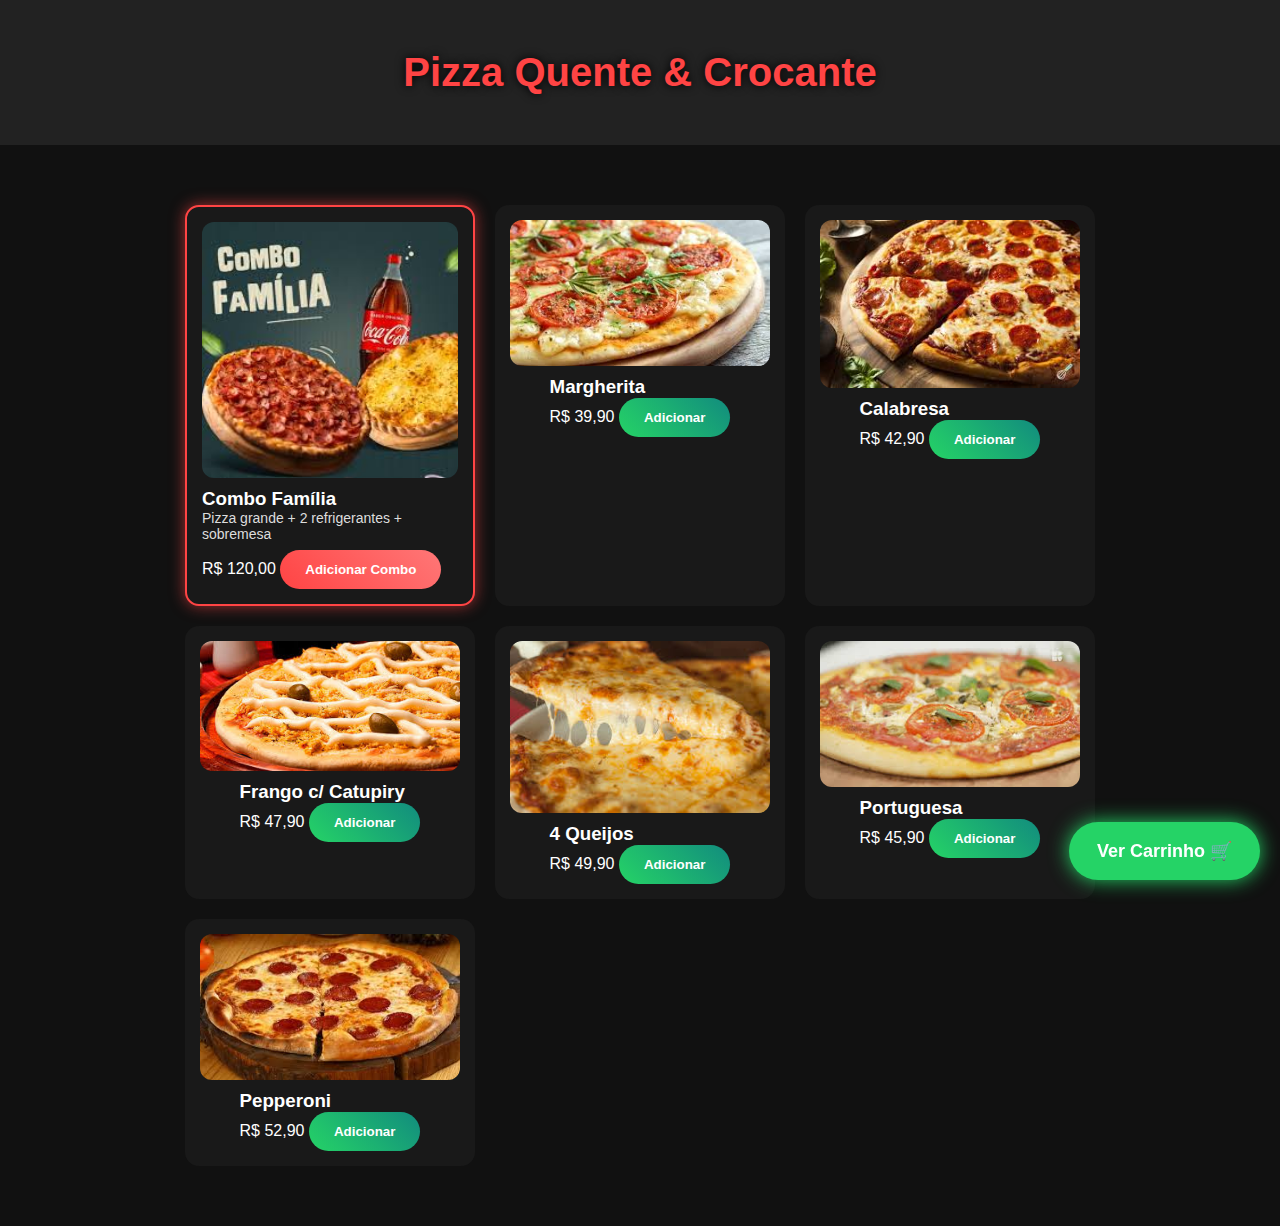
<file: index.html>
<!DOCTYPE html>
<html lang="pt-BR">
<head>
<meta charset="UTF-8">
<meta name="viewport" content="width=device-width, initial-scale=1.0">
<title>Pizzaria — Cardápio</title>
<link rel="stylesheet" href="style.css">
</head>
<body>

<header>
  <h1>Pizza Quente & Crocante</h1>
</header>

<section class="cardapio"> <!-- itens do cardápio -->
    <div class="item combo" data-nome="Combo Família" data-preco="120.00">
  <img src="asset/images/combo.jpg" alt="Combo Família">
  <div class="info">
    <h3>Combo Família</h3> <!-- Corrigido o caminho da imagem -->
    <p class="descricao">Pizza grande + 2 refrigerantes + sobremesa</p>
    <span>R$ 120,00</span>
    <button onclick="adicionarCarrinho('Combo Família', 120.00, 'asset/images/combo.jpg')">Adicionar Combo</button>
  </div>
</div>
 <!-- Itens do cardápio -->
  <div class="item" data-nome="Margherita" data-preco="39.90">
    <img src="asset/images/margherita.jpg" alt="Margherita">
    <div class="info">
      <h3>Margherita</h3>
      <span>R$ 39,90</span>
      <button onclick="adicionarCarrinho('Margherita', 39.90)">Adicionar</button>
    </div>
  </div>
 <!-- Itens do cardápio -->
  <div class="item" data-nome="Calabresa" data-preco="42.90">
    <img src="asset/images/calabresa.jpg" alt="Calabresa">
    <div class="info">
      <h3>Calabresa</h3>
      <span>R$ 42,90</span>
      <button onclick="adicionarCarrinho('Calabresa', 42.90)">Adicionar</button>
    </div>
  </div>
 <!-- Itens do cardápio -->
  <div class="item" data-nome="Frango c/ Catupiry" data-preco="47.90">
    <img src="asset/images/frango c catupiry.jpg" alt="Frango c/ Catupiry">
    <div class="info">
      <h3>Frango c/ Catupiry</h3>
      <span>R$ 47,90</span>
      <button onclick="adicionarCarrinho('Frango c/ Catupiry', 47.90)">Adicionar</button>
    </div>
  </div>
  <!-- Itens do cardápio -->
  <div class="item" data-nome="4 Queijos" data-preco="49.90">
    <img src="asset/images/4queijos.jpg" alt="4 Queijos">
    <div class="info">
      <h3>4 Queijos</h3>
      <span>R$ 49,90</span>
      <button onclick="adicionarCarrinho('4 Queijos', 49.90)">Adicionar</button>
    </div>
  </div>
  <!-- Itens do cardápio -->
  <div class="item" data-nome="Portuguesa" data-preco="45.90">
    <img src="asset/images/portuguesa.jpg" alt="Portuguesa">
    <div class="info">
      <h3>Portuguesa</h3>
      <span>R$ 45,90</span>
      <button onclick="adicionarCarrinho('Portuguesa', 45.90)">Adicionar</button>
    </div>
  </div>
<!-- Itens do cardápio -->
  <div class="item" data-nome="Pepperoni" data-preco="52.90">
    <img src="asset/images/peperoni.jpg" alt="Pepperoni">
    <div class="info">
      <h3>Pepperoni</h3>
      <span>R$ 52,90</span>
      <button onclick="adicionarCarrinho('Pepperoni', 52.90)">Adicionar</button>
    </div>
  </div>
  <!-- Mais itens podem ser adicionados aqui -->
</section>

<!-- Fim dos itens do cardápio -->
<a class="zap-btn" href="carrinho.html">Ver Carrinho 🛒</a>

<script src="script.js"></script>
</body>

</html>
</file>
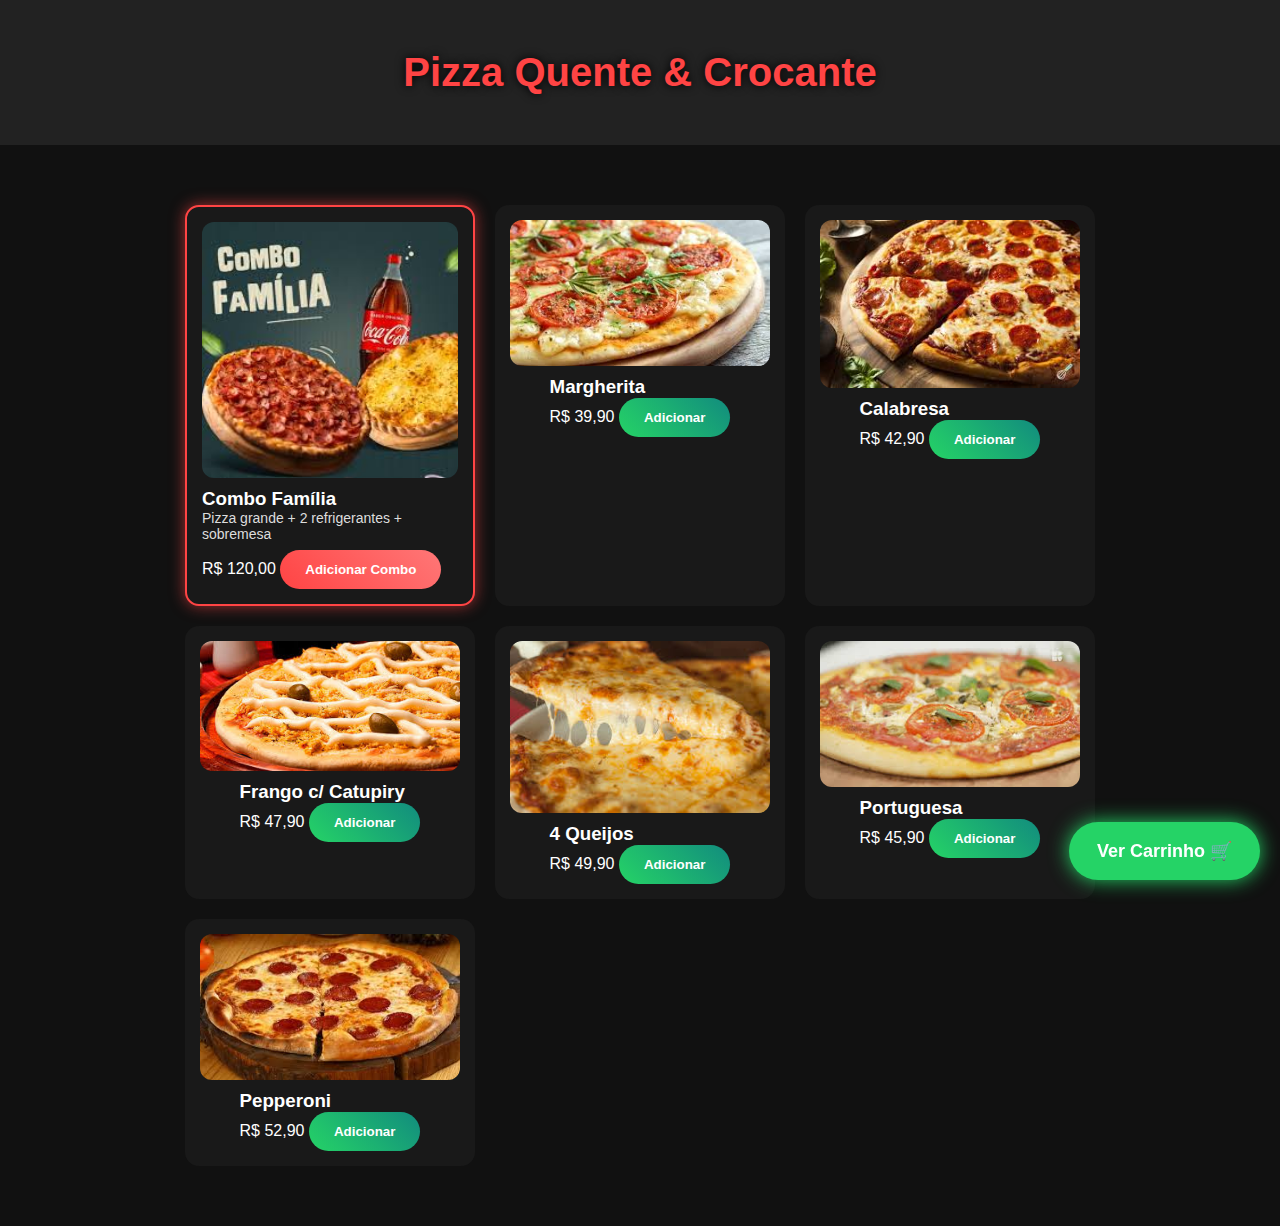
<file: Pizzaria/index.html>
<!DOCTYPE html>
<html lang="pt-BR">
<head>
<meta charset="UTF-8">
<meta name="viewport" content="width=device-width, initial-scale=1.0">
<title>Pizzaria — Cardápio</title>
<link rel="stylesheet" href="style.css">
</head>
<body>

<header>
  <h1>Pizza Quente & Crocante</h1>
</header>

<section class="cardapio"> <!-- itens do cardápio -->
    <div class="item combo" data-nome="Combo Família" data-preco="120.00">
  <img src="asset/images/combo.jpg" alt="Combo Família">
  <div class="info">
    <h3>Combo Família</h3> <!-- Corrigido o caminho da imagem -->
    <p class="descricao">Pizza grande + 2 refrigerantes + sobremesa</p>
    <span>R$ 120,00</span>
    <button onclick="adicionarCarrinho('Combo Família', 120.00, 'asset/images/combo.jpg')">Adicionar Combo</button>
  </div>
</div>
 <!-- Itens do cardápio -->
  <div class="item" data-nome="Margherita" data-preco="39.90">
    <img src="asset/images/margherita.jpg" alt="Margherita">
    <div class="info">
      <h3>Margherita</h3>
      <span>R$ 39,90</span>
      <button onclick="adicionarCarrinho('Margherita', 39.90)">Adicionar</button>
    </div>
  </div>
 <!-- Itens do cardápio -->
  <div class="item" data-nome="Calabresa" data-preco="42.90">
    <img src="asset/images/calabresa.jpg" alt="Calabresa">
    <div class="info">
      <h3>Calabresa</h3>
      <span>R$ 42,90</span>
      <button onclick="adicionarCarrinho('Calabresa', 42.90)">Adicionar</button>
    </div>
  </div>
 <!-- Itens do cardápio -->
  <div class="item" data-nome="Frango c/ Catupiry" data-preco="47.90">
    <img src="asset/images/frango c catupiry.jpg" alt="Frango c/ Catupiry">
    <div class="info">
      <h3>Frango c/ Catupiry</h3>
      <span>R$ 47,90</span>
      <button onclick="adicionarCarrinho('Frango c/ Catupiry', 47.90)">Adicionar</button>
    </div>
  </div>
  <!-- Itens do cardápio -->
  <div class="item" data-nome="4 Queijos" data-preco="49.90">
    <img src="asset/images/4queijos.jpg" alt="4 Queijos">
    <div class="info">
      <h3>4 Queijos</h3>
      <span>R$ 49,90</span>
      <button onclick="adicionarCarrinho('4 Queijos', 49.90)">Adicionar</button>
    </div>
  </div>
  <!-- Itens do cardápio -->
  <div class="item" data-nome="Portuguesa" data-preco="45.90">
    <img src="asset/images/portuguesa.jpg" alt="Portuguesa">
    <div class="info">
      <h3>Portuguesa</h3>
      <span>R$ 45,90</span>
      <button onclick="adicionarCarrinho('Portuguesa', 45.90)">Adicionar</button>
    </div>
  </div>
<!-- Itens do cardápio -->
  <div class="item" data-nome="Pepperoni" data-preco="52.90">
    <img src="asset/images/peperoni.jpg" alt="Pepperoni">
    <div class="info">
      <h3>Pepperoni</h3>
      <span>R$ 52,90</span>
      <button onclick="adicionarCarrinho('Pepperoni', 52.90)">Adicionar</button>
    </div>
  </div>
  <!-- Mais itens podem ser adicionados aqui -->
</section>

<!-- Fim dos itens do cardápio -->
<a class="zap-btn" href="carrinho.html">Ver Carrinho 🛒</a>

<script src="script.js"></script>
</body>
</html>
</file>
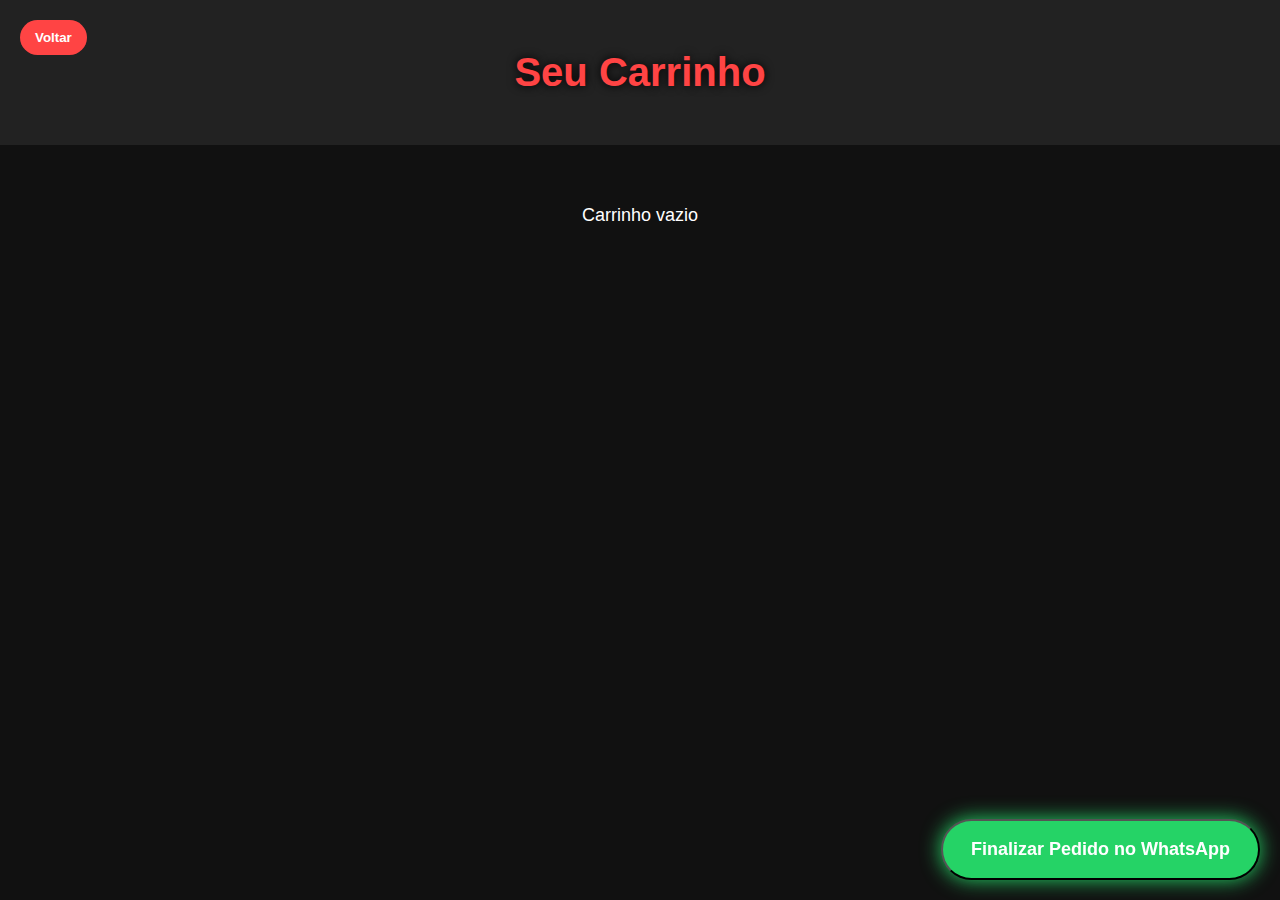
<file: carrinho.html>
<!DOCTYPE html>
<html lang="pt-BR">
<head>
<meta charset="UTF-8">
<meta name="viewport" content="width=device-width, initial-scale=1.0">
<title>Carrinho — Pizzaria</title>
<link rel="stylesheet" href="style.css">
</head>
<body>
    <button id="Voltar" onclick="window.history.back()">Voltar</button>

<header>
  <h1>Seu Carrinho</h1>
</header>

<section class="cardapio" id="carrinho-container">
  <!-- itens do carrinho via JS -->
</section>

<button class="zap-btn" onclick="finalizarPedido()">Finalizar Pedido no WhatsApp</button>

<script src="script.js"></script>
<script>
document.addEventListener('DOMContentLoaded', () => {
    mostrarCarrinho();
});
</script>
</body>
</html>
</file>
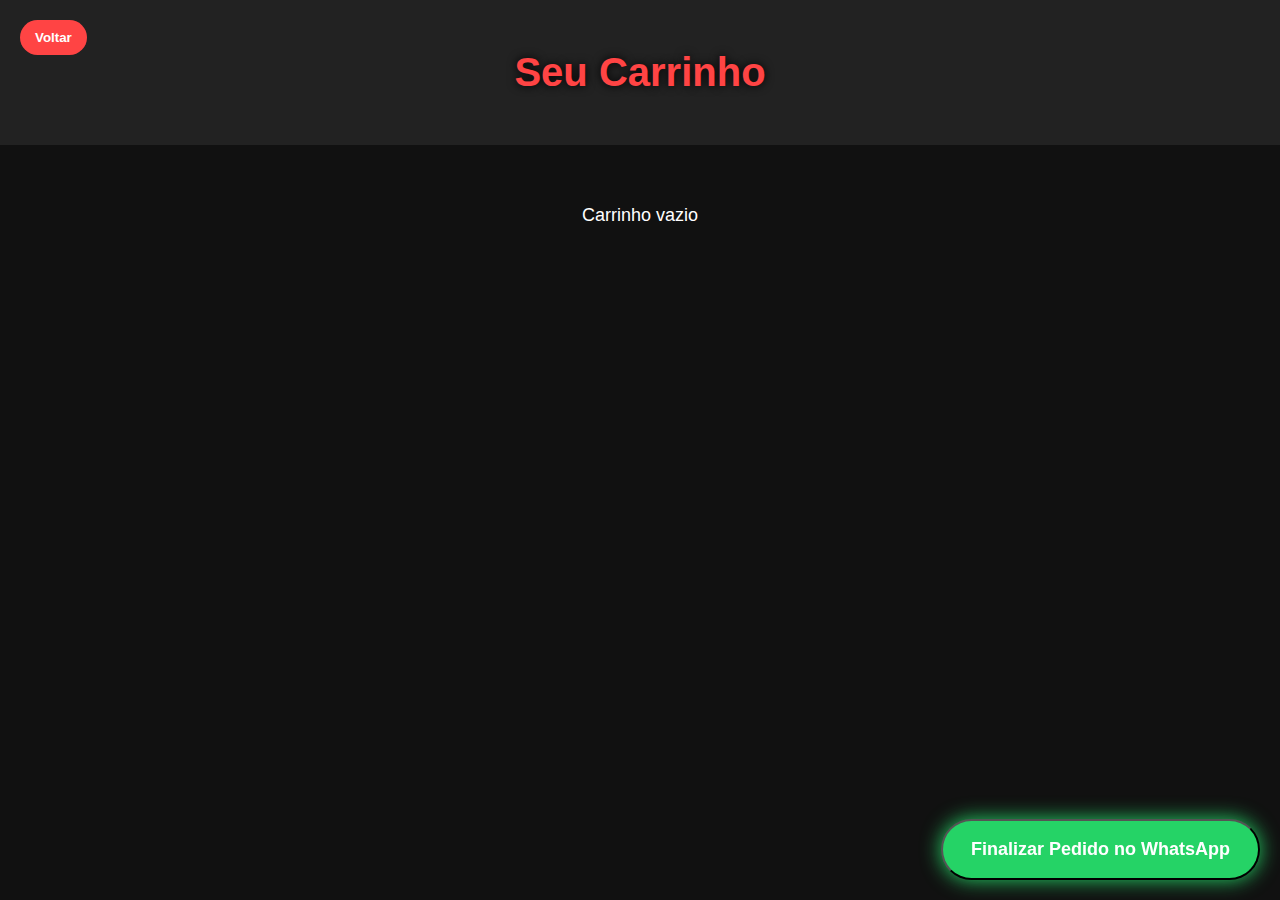
<file: Pizzaria/carrinho.html>
<!DOCTYPE html>
<html lang="pt-BR">
<head>
<meta charset="UTF-8">
<meta name="viewport" content="width=device-width, initial-scale=1.0">
<title>Carrinho — Pizzaria</title>
<link rel="stylesheet" href="style.css">
</head>
<body>
    <button id="Voltar" onclick="window.history.back()">Voltar</button>

<header>
  <h1>Seu Carrinho</h1>
</header>

<section class="cardapio" id="carrinho-container">
  <!-- itens do carrinho via JS -->
</section>

<button class="zap-btn" onclick="finalizarPedido()">Finalizar Pedido no WhatsApp</button>

<script src="script.js"></script>
<script>
document.addEventListener('DOMContentLoaded', () => {
    mostrarCarrinho();
});
</script>
</body>
</html>
</file>
<file: style.css>
/* Pizzaria/style.css */
*{margin:0;padding:0;box-sizing:border-box;font-family:'Poppins',sans-serif}
body{background:#111;color:#fff}
header{padding:50px 20px;text-align:center;background:#222;}
header h1{font-size:40px;color:#ff4444;text-shadow:0 0 10px #000}
.cardapio{max-width:950px;margin:40px auto;padding:20px;display:grid;grid-template-columns:repeat(auto-fit,minmax(250px,1fr));gap:20px}
/* Estilos para itens do cardápio */
.item{ /* Adicionado comentário para clareza */
  background:#191919;
  padding:15px;
  border-radius:14px;
  display:flex;
  flex-direction:column;
  align-items:center;
  transition: transform 0.3s, box-shadow 0.3s;
  cursor:pointer;
}
.item:hover{ /* Adicionado comentário para clareza */
  transform: scale(1.05);
  box-shadow: 0 0 20px rgba(255, 68, 68, 0.6);
}
.item img{ /* Adicionado comentário para clareza */
  width:100%;
  border-radius:12px;
  margin-bottom:10px;
  transition: transform 0.3s;
}
.item img:hover{ /* Adicionado comentário para clareza */
  transform: scale(1.08);
}

.zap-btn{position:fixed;right:20px;bottom:20px;background:#25d366;padding:18px 28px;border-radius:50px;color:#fff;font-size:18px;text-decoration:none;font-weight:bold;box-shadow:0 0 20px #25d366;transition:.2s;cursor:pointer;}
.zap-btn:hover{transform:scale(1.08);} /* Adicionado comentário para clareza */
.item button{ 
  padding:12px 25px;
  border:none;
  border-radius:50px;
  background: linear-gradient(45deg, #25d366, #128c7e);
  color:#fff;
  font-weight:bold;
  cursor:pointer;
  transition: transform 0.2s, box-shadow 0.2s;
}
.item button:hover{
  transform: scale(1.08);
  box-shadow: 0 0 15px #25d366;
}

.item-carrinho button{ 
  margin-left:5px;
  padding:5px 12px;
  border:none;
  border-radius:50px;
  background:#ff4444;
  color:#fff;
  font-weight:bold;
  cursor:pointer;
  transition: transform 0.2s;
}
.item-carrinho button:hover{
  transform: scale(1.1);
}
#Voltar{
  position:fixed;
  top:20px;
  left:20px;
  padding:10px 15px;
  border:none;
  border-radius:50px;
  background:#ff4444;
  color:#fff;
  font-weight:bold;
  cursor:pointer;
  transition: transform 0.2s;
}
#Voltar:hover{
  transform: scale(1.1);
}
.item.combo{
  border: 2px solid #ff4444;
  box-shadow: 0 0 15px rgba(255,68,68,0.6);
  transition: transform 0.3s, box-shadow 0.3s;
}

.item.combo:hover{
  transform: scale(1.05);
  box-shadow: 0 0 25px rgba(255,68,68,0.8);
}

.item.combo .descricao{
  font-size: 14px;
  color: #ddd;
  margin-bottom: 8px;
}

.item.combo button{
  background: linear-gradient(45deg, #ff4444, #ff7777);
  padding: 12px 25px;
  border-radius: 50px;
  font-weight: bold;
  color: #fff;
  border: none;
  cursor: pointer;
  transition: transform 0.2s, box-shadow 0.2s;
}

.item.combo button:hover{
  transform: scale(1.08);
  box-shadow: 0 0 15px #ff4444;
}
</file>
<file: Pizzaria/style.css>
/* Pizzaria/style.css */
*{margin:0;padding:0;box-sizing:border-box;font-family:'Poppins',sans-serif}
body{background:#111;color:#fff}
header{padding:50px 20px;text-align:center;background:#222;}
header h1{font-size:40px;color:#ff4444;text-shadow:0 0 10px #000}
.cardapio{max-width:950px;margin:40px auto;padding:20px;display:grid;grid-template-columns:repeat(auto-fit,minmax(250px,1fr));gap:20px}
/* Estilos para itens do cardápio */
.item{ /* Adicionado comentário para clareza */
  background:#191919;
  padding:15px;
  border-radius:14px;
  display:flex;
  flex-direction:column;
  align-items:center;
  transition: transform 0.3s, box-shadow 0.3s;
  cursor:pointer;
}
.item:hover{ /* Adicionado comentário para clareza */
  transform: scale(1.05);
  box-shadow: 0 0 20px rgba(255, 68, 68, 0.6);
}
.item img{ /* Adicionado comentário para clareza */
  width:100%;
  border-radius:12px;
  margin-bottom:10px;
  transition: transform 0.3s;
}
.item img:hover{ /* Adicionado comentário para clareza */
  transform: scale(1.08);
}

.zap-btn{position:fixed;right:20px;bottom:20px;background:#25d366;padding:18px 28px;border-radius:50px;color:#fff;font-size:18px;text-decoration:none;font-weight:bold;box-shadow:0 0 20px #25d366;transition:.2s;cursor:pointer;}
.zap-btn:hover{transform:scale(1.08);} /* Adicionado comentário para clareza */
.item button{ 
  padding:12px 25px;
  border:none;
  border-radius:50px;
  background: linear-gradient(45deg, #25d366, #128c7e);
  color:#fff;
  font-weight:bold;
  cursor:pointer;
  transition: transform 0.2s, box-shadow 0.2s;
}
.item button:hover{
  transform: scale(1.08);
  box-shadow: 0 0 15px #25d366;
}

.item-carrinho button{ 
  margin-left:5px;
  padding:5px 12px;
  border:none;
  border-radius:50px;
  background:#ff4444;
  color:#fff;
  font-weight:bold;
  cursor:pointer;
  transition: transform 0.2s;
}
.item-carrinho button:hover{
  transform: scale(1.1);
}
#Voltar{
  position:fixed;
  top:20px;
  left:20px;
  padding:10px 15px;
  border:none;
  border-radius:50px;
  background:#ff4444;
  color:#fff;
  font-weight:bold;
  cursor:pointer;
  transition: transform 0.2s;
}
#Voltar:hover{
  transform: scale(1.1);
}
.item.combo{
  border: 2px solid #ff4444;
  box-shadow: 0 0 15px rgba(255,68,68,0.6);
  transition: transform 0.3s, box-shadow 0.3s;
}

.item.combo:hover{
  transform: scale(1.05);
  box-shadow: 0 0 25px rgba(255,68,68,0.8);
}

.item.combo .descricao{
  font-size: 14px;
  color: #ddd;
  margin-bottom: 8px;
}

.item.combo button{
  background: linear-gradient(45deg, #ff4444, #ff7777);
  padding: 12px 25px;
  border-radius: 50px;
  font-weight: bold;
  color: #fff;
  border: none;
  cursor: pointer;
  transition: transform 0.2s, box-shadow 0.2s;
}

.item.combo button:hover{
  transform: scale(1.08);
  box-shadow: 0 0 15px #ff4444;
}
</file>
